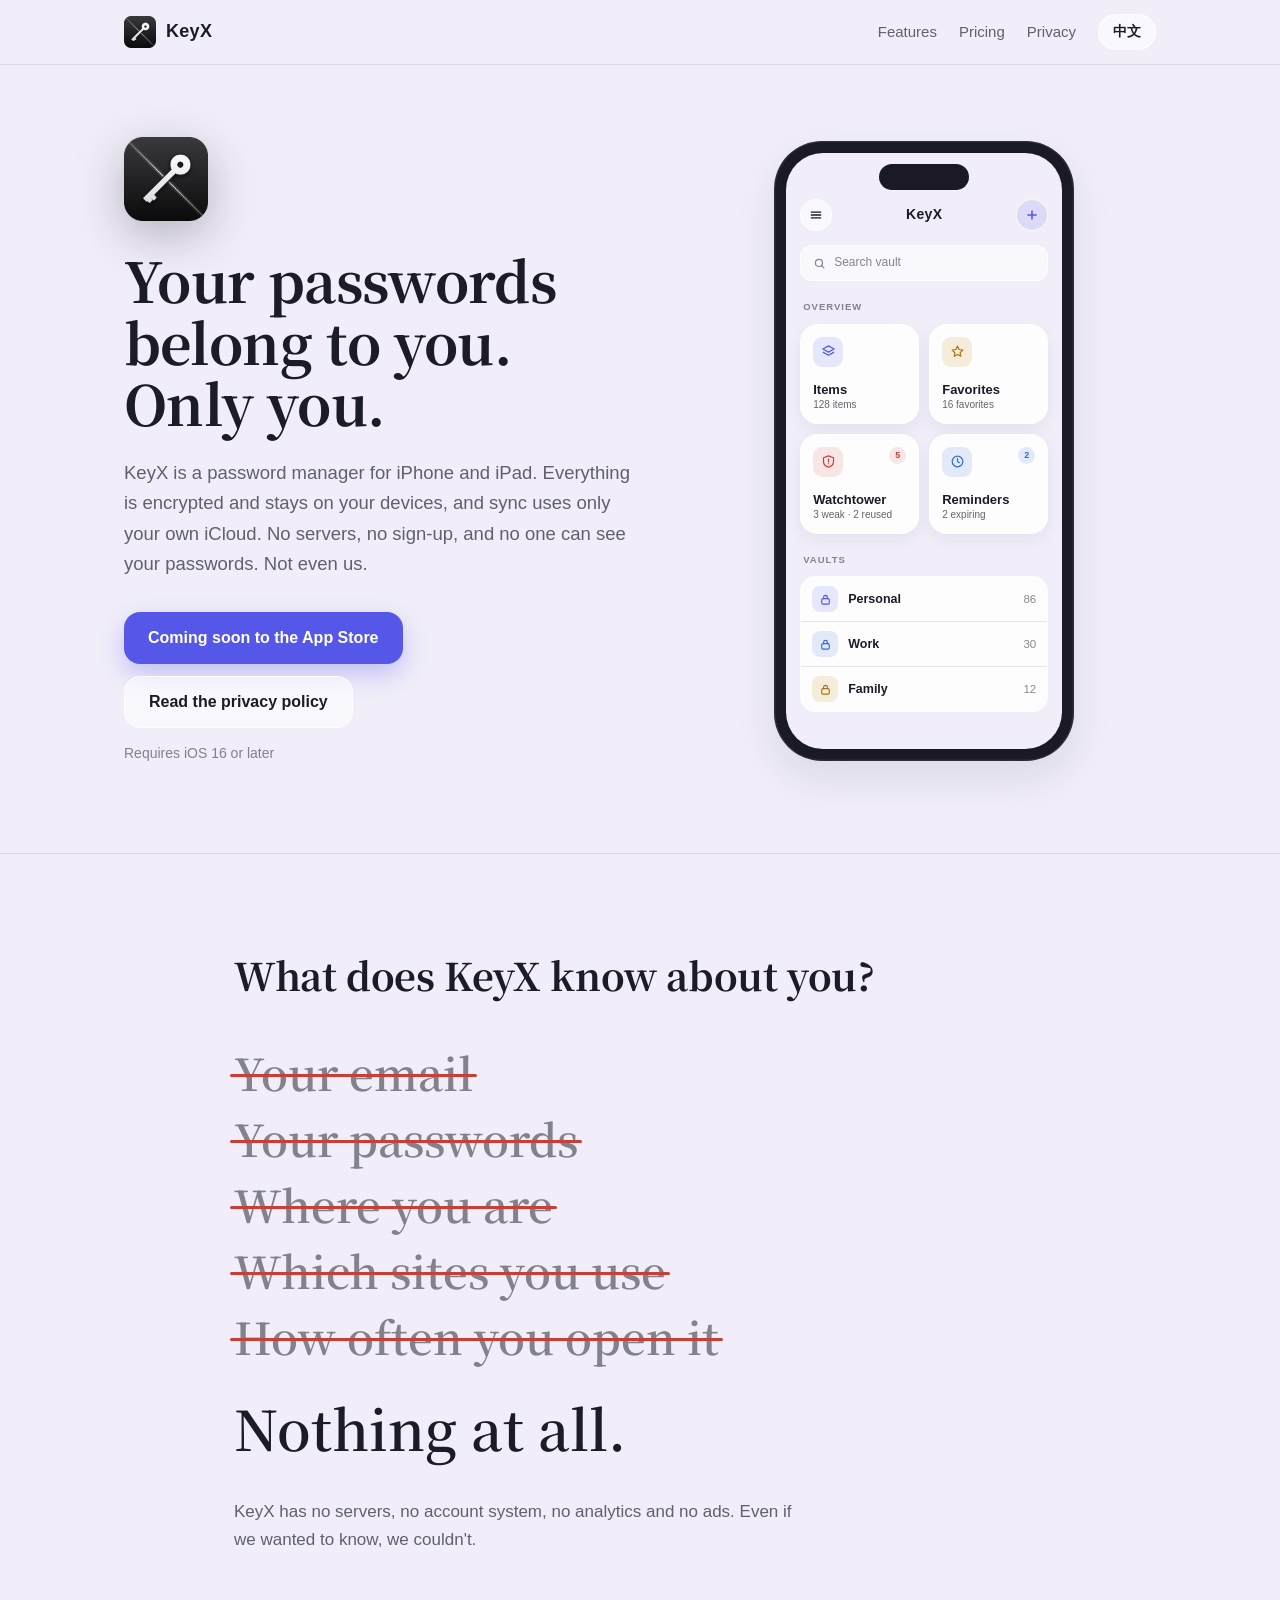
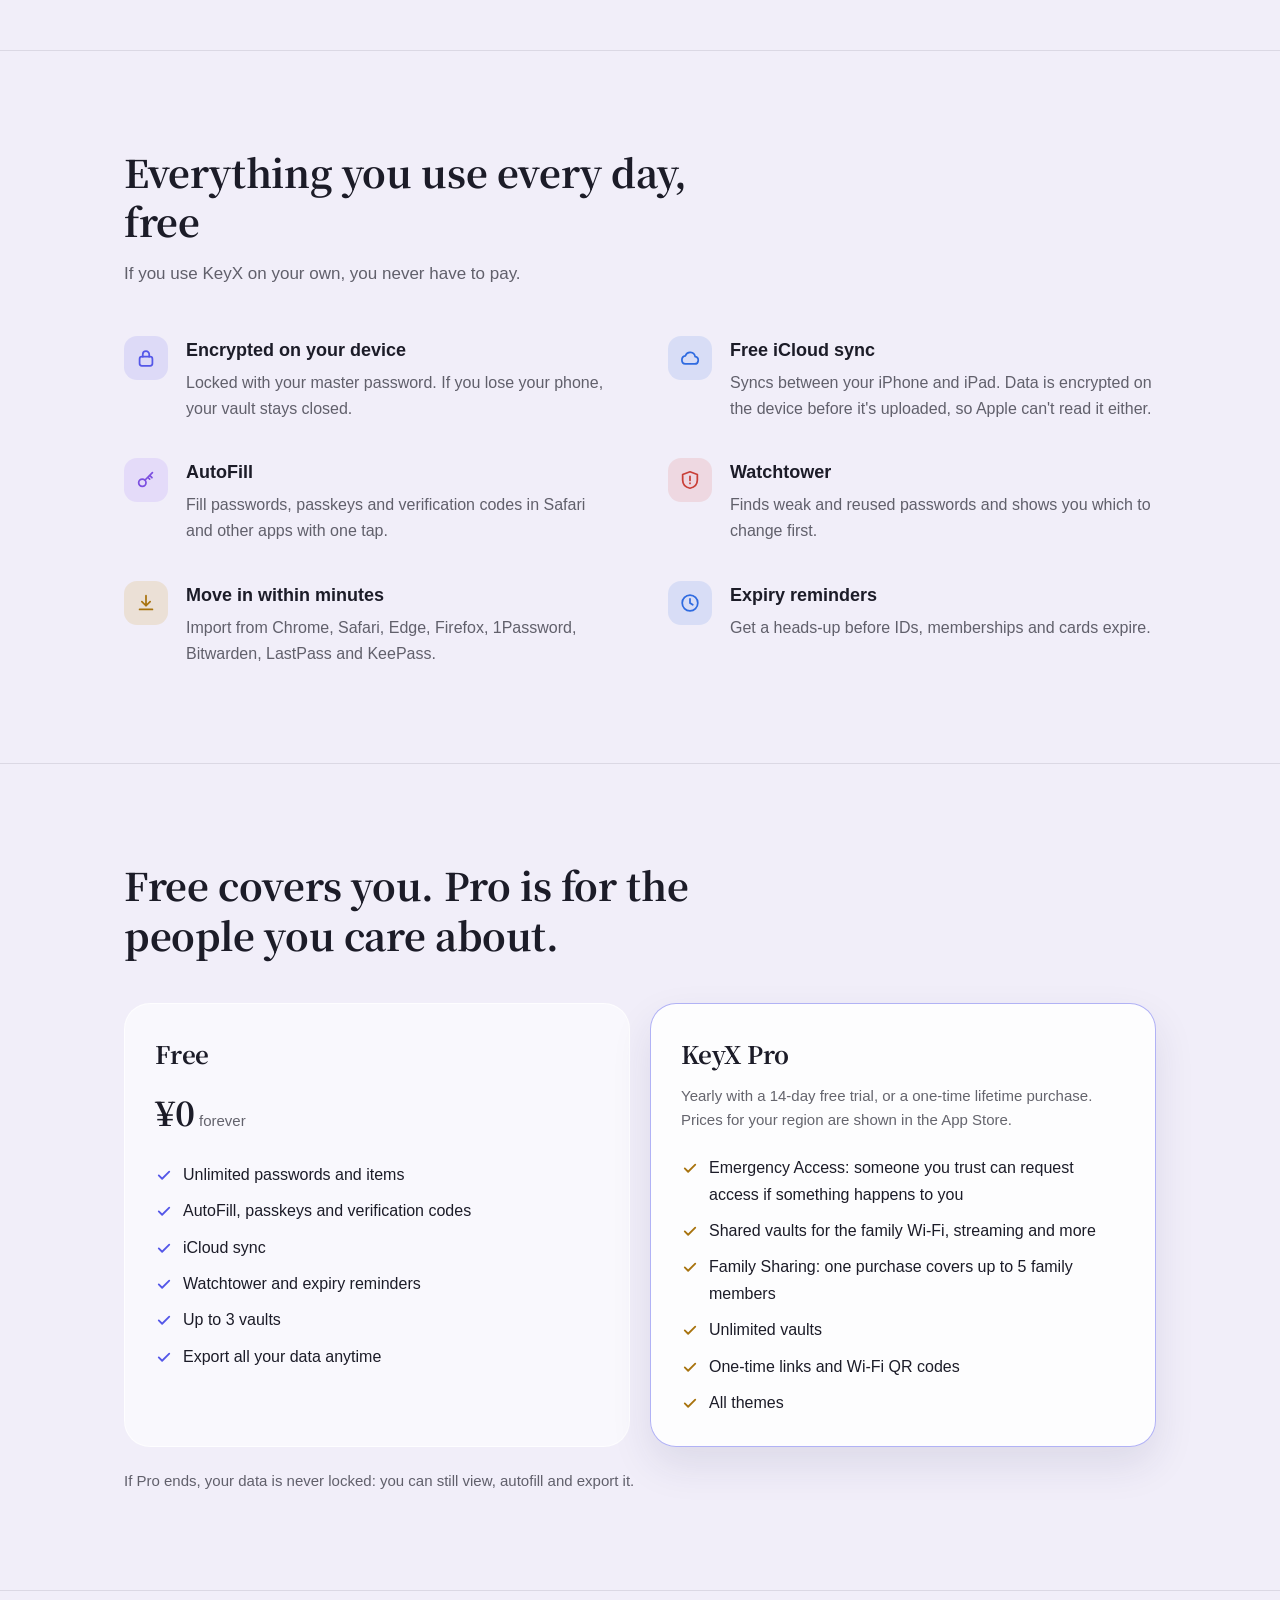
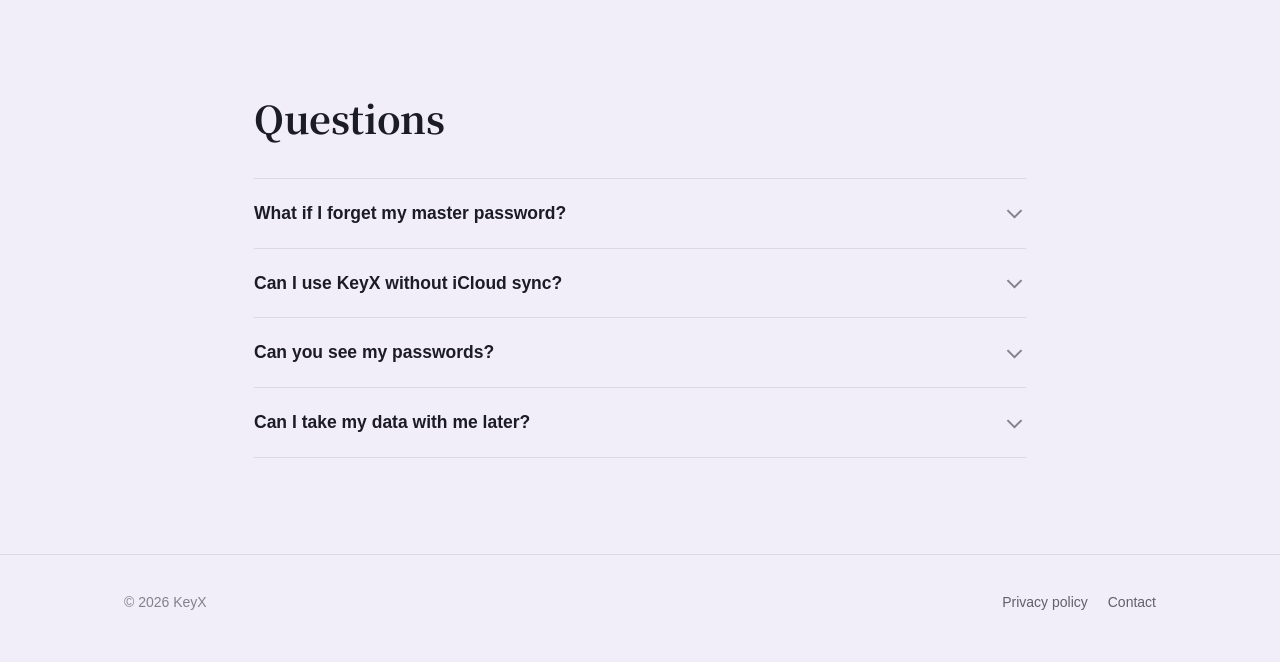
<file: index.html>
<!doctype html>
<html lang="zh-Hans" data-lang="zh">
<head>
<meta charset="utf-8">
<meta name="viewport" content="width=device-width, initial-scale=1, viewport-fit=cover">
<title>KeyX：只属于你的密码管理器</title>
<meta name="title-zh" content="KeyX：只属于你的密码管理器">
<meta name="title-en" content="KeyX: the password manager that's only yours">
<meta name="description" content="KeyX 是 iPhone 和 iPad 上的密码管理器。数据加密后只保存在你的设备和你自己的 iCloud 里，没有服务器，不用注册。">
<meta name="theme-color" content="#F1EEF9" media="(prefers-color-scheme: light)">
<meta name="theme-color" content="#0E0C15" media="(prefers-color-scheme: dark)">
<meta property="og:title" content="KeyX">
<meta property="og:image" content="https://keyx.solocoding.workers.dev/assets/logo.png">
<meta property="og:url" content="https://keyx.solocoding.workers.dev/">
<meta property="og:description" content="你的密码，只属于你。No servers, no accounts, no tracking.">
<link rel="icon" href="/assets/favicon-32.png" sizes="32x32" type="image/png">
<link rel="icon" href="/assets/favicon-192.png" sizes="192x192" type="image/png">
<link rel="apple-touch-icon" href="/assets/apple-touch-icon.png">
<link rel="preconnect" href="https://fonts.googleapis.com">
<link rel="preconnect" href="https://fonts.gstatic.com" crossorigin>
<link rel="stylesheet" href="https://fonts.googleapis.com/css2?family=Noto+Serif+SC:wght@600;700&display=swap">
<link rel="stylesheet" href="/assets/style.css">
<script src="/assets/site.js"></script>
<style>
/* ---------- 首屏 ---------- */
.hero { padding: 72px 0 88px; }
.hero .wrap { display: grid; grid-template-columns: minmax(0, 1.05fr) minmax(0, .95fr); gap: 56px; align-items: center; }
.hero-icon { display: block; width: 84px; height: 84px; margin-bottom: 28px; filter: drop-shadow(0 14px 24px rgba(20, 18, 40, .28)); }
.hero h1 { font-size: clamp(40px, 6vw, 64px); line-height: 1.15; }
.hero h1 [lang="en"] { display: block; font-size: .86em; line-height: 1.12; }
.hero-lede { margin: 24px 0 0; font-size: 18.5px; color: var(--ink-2); max-width: 30em; }
.hero-actions { margin-top: 32px; display: flex; flex-wrap: wrap; gap: 12px; }
.hero-note { margin: 14px 0 0; font-size: 14px; color: var(--ink-3); }

/* 手机示意：按 App 首页真实界面绘制 */
.phone { justify-self: center; width: 300px; height: 620px; border-radius: 48px; padding: 12px; background: #1A1926; box-shadow: var(--shadow), inset 0 0 0 1.5px rgba(255,255,255,.08); }
.phone-screen { height: 100%; border-radius: 37px; background: var(--bg); overflow: hidden; padding: 46px 14px 0; position: relative; font-family: var(--sans); }
.phone-screen::before { content: ""; position: absolute; top: 11px; left: 50%; width: 90px; height: 26px; border-radius: 13px; background: #1A1926; transform: translateX(-50%); }
.p-bar { display: flex; align-items: center; justify-content: space-between; height: 32px; }
.p-pill { width: 32px; height: 32px; border-radius: 16px; background: var(--glass); border: .5px solid var(--stroke); display: grid; place-items: center; color: var(--ink); }
.p-pill.add { background: var(--indigo-chip); color: var(--indigo); }
.p-pill svg { width: 14px; height: 14px; }
.p-title { font-weight: 680; font-size: 14px; letter-spacing: .4px; }
.p-search { margin-top: 14px; height: 36px; border-radius: 12px; background: var(--glass); border: .5px solid var(--stroke); display: flex; align-items: center; gap: 8px; padding: 0 12px; font-size: 12px; color: var(--ink-3); }
.p-search svg { width: 13px; height: 13px; }
.p-label { margin: 18px 3px 9px; font-size: 9.5px; font-weight: 600; letter-spacing: 1px; color: var(--ink-3); }
.p-grid { display: grid; grid-template-columns: repeat(2, minmax(0, 1fr)); gap: 10px; }
.p-card { height: 100px; border-radius: 18px; background: var(--glass-strong); border: .5px solid var(--stroke); padding: 12px; display: flex; flex-direction: column; justify-content: space-between; box-shadow: 0 6px 16px rgba(40, 36, 90, .06); }
.p-card .chip { width: 30px; height: 30px; border-radius: 9px; }
.p-card .chip svg { width: 15px; height: 15px; }
.p-card-top { display: flex; justify-content: space-between; align-items: flex-start; }
.p-count { font-size: 9px; font-weight: 700; padding: 1px 6px; border-radius: 999px; }
.p-card b { display: block; font-size: 13px; font-weight: 640; line-height: 1.2; }
.p-card small { display: block; font-size: 10px; color: var(--ink-2); line-height: 1.3; }
.p-list { border-radius: 16px; background: var(--glass-strong); border: .5px solid var(--stroke); overflow: hidden; }
.p-row { display: flex; align-items: center; gap: 10px; padding: 9px 11px; font-size: 12.5px; font-weight: 560; }
.p-row + .p-row { border-top: .5px solid var(--rule); }
.p-row .chip { width: 26px; height: 26px; border-radius: 8px; }
.p-row .chip svg { width: 13px; height: 13px; }
.p-row span:last-child { margin-left: auto; color: var(--ink-3); font-weight: 400; font-size: 11.5px; }

/* ---------- KeyX 知道你什么 ---------- */
.knows { padding: 96px 0; border-top: 1px solid var(--rule); border-bottom: 1px solid var(--rule); }
.knows .wrap { max-width: 860px; }
.knows h2 { font-size: clamp(28px, 4vw, 38px); line-height: 1.3; }
.ledger { list-style: none; margin: 40px 0 0; padding: 0; font-family: var(--serif); font-size: clamp(26px, 4.4vw, 44px); line-height: 1.5; font-weight: 600; }
.ledger li { position: relative; width: fit-content; color: var(--ink-3); }
.ledger li:not(.answer)::after { content: ""; position: absolute; left: -4px; right: -4px; top: 52%; height: 3px; border-radius: 2px; background: var(--red); transform: scaleX(0); transform-origin: left center; transition: transform .45s cubic-bezier(.6, 0, .2, 1); }
.ledger.is-struck li:not(.answer)::after { transform: scaleX(1); }
.ledger.is-struck li:nth-child(2)::after { transition-delay: .25s; }
.ledger.is-struck li:nth-child(3)::after { transition-delay: .5s; }
.ledger.is-struck li:nth-child(4)::after { transition-delay: .75s; }
.ledger.is-struck li:nth-child(5)::after { transition-delay: 1s; }
.ledger li.answer { margin-top: 18px; color: var(--ink); font-size: 1.25em; }
.knows-note { margin: 28px 0 0; max-width: 34em; color: var(--ink-2); }

/* ---------- 功能 ---------- */
.features { padding: 96px 0; }
.section-head { max-width: 640px; }
.section-head h2 { font-size: clamp(28px, 4vw, 38px); line-height: 1.3; }
.section-head p { margin: 14px 0 0; color: var(--ink-2); }
.feature-list { margin: 48px 0 0; padding: 0; list-style: none; display: grid; grid-template-columns: repeat(2, minmax(0, 1fr)); gap: 36px 56px; }
.feature-list li { display: flex; gap: 18px; align-items: flex-start; }
.feature-list h3 { font-family: var(--sans); font-size: 18px; font-weight: 650; letter-spacing: 0; }
.feature-list p { margin: 4px 0 0; color: var(--ink-2); font-size: 16px; }

/* ---------- 免费与 Pro ---------- */
.pricing { padding: 96px 0; border-top: 1px solid var(--rule); }
.plans { margin-top: 44px; display: grid; grid-template-columns: repeat(2, minmax(0, 1fr)); gap: 20px; }
.plan { border-radius: 26px; border: 1px solid var(--stroke); background: var(--glass); padding: 30px; }
.plan.pro { background: var(--glass-strong); border: 1.5px solid color-mix(in srgb, var(--indigo) 45%, transparent); box-shadow: var(--shadow); }
.plan h3 { font-size: 24px; }
.plan-price { margin: 10px 0 0; font-size: 15px; color: var(--ink-2); }
.plan-price strong { font-family: var(--serif); font-size: 34px; color: var(--ink); font-weight: 700; margin-right: 4px; }
.plan ul { list-style: none; margin: 22px 0 0; padding: 0; display: grid; gap: 10px; font-size: 16px; }
.plan li { display: flex; gap: 10px; align-items: flex-start; }
.plan li svg { flex: none; width: 18px; height: 18px; margin-top: 4px; color: var(--indigo); }
.plan.pro li svg { color: var(--gold); }
.pricing-note { margin: 22px 0 0; font-size: 15px; color: var(--ink-2); max-width: 40em; }

/* ---------- 常见问题 ---------- */
.faq { padding: 96px 0; border-top: 1px solid var(--rule); }
.faq .wrap { max-width: 820px; }
.faq h2 { font-size: clamp(28px, 4vw, 38px); }
.faq details { border-bottom: 1px solid var(--rule); }
.faq details:first-of-type { margin-top: 28px; border-top: 1px solid var(--rule); }
.faq summary { cursor: pointer; list-style: none; padding: 20px 36px 20px 0; position: relative; font-weight: 650; font-size: 17.5px; }
.faq summary::-webkit-details-marker { display: none; }
.faq summary::after { content: ""; position: absolute; right: 6px; top: 50%; width: 9px; height: 9px; border-right: 2px solid var(--ink-3); border-bottom: 2px solid var(--ink-3); transform: translateY(-70%) rotate(45deg); transition: transform .2s; }
.faq details[open] summary::after { transform: translateY(-30%) rotate(-135deg); }
.faq details p { margin: 0 0 22px; color: var(--ink-2); max-width: 38em; }

@media (max-width: 860px) {
  .hero { padding: 44px 0 64px; }
  .hero .wrap { grid-template-columns: 1fr; gap: 48px; }
  .feature-list, .plans { grid-template-columns: 1fr; }
  .knows, .features, .pricing, .faq { padding: 72px 0; }
}
@media (max-width: 380px) {
  .phone { transform: scale(.9); transform-origin: top center; margin-bottom: -60px; }
}
</style>
</head>
<body>

<header class="site-header">
  <div class="wrap">
    <a class="brand" href="/">
      <img class="brand-mark" src="/assets/logo.png" width="32" height="32" alt="">
      KeyX
    </a>
    <nav class="nav" aria-label="主导航">
      <a class="nav-link" href="#features"><span lang="zh-Hans">功能</span><span lang="en">Features</span></a>
      <a class="nav-link" href="#pricing"><span lang="zh-Hans">价格</span><span lang="en">Pricing</span></a>
      <a class="nav-link" href="/privacy"><span lang="zh-Hans">隐私政策</span><span lang="en">Privacy</span></a>
      <button class="lang-toggle" type="button"><span lang="zh-Hans">English</span><span lang="en">中文</span></button>
    </nav>
  </div>
</header>

<main>
  <section class="hero">
    <div class="wrap">
      <div>
        <img class="hero-icon" src="/assets/logo.png" width="84" height="84" alt="KeyX">
        <h1><span lang="zh-Hans">你的密码，<br>只属于你。</span><span lang="en">Your passwords belong to you. Only you.</span></h1>
        <p class="hero-lede" lang="zh-Hans">KeyX 是 iPhone 和 iPad 上的密码管理器。所有数据加密后只保存在你的设备上，同步也只用你自己的 iCloud。没有服务器，不用注册，没有人能看到你的密码，包括我们。</p>
        <p class="hero-lede" lang="en">KeyX is a password manager for iPhone and iPad. Everything is encrypted and stays on your devices, and sync uses only your own iCloud. No servers, no sign-up, and no one can see your passwords. Not even us.</p>
        <div class="hero-actions">
          <!-- TODO：上架后把这个按钮换成 App Store 链接 -->
          <span class="btn btn-primary" aria-disabled="true"><span lang="zh-Hans">即将登陆 App Store</span><span lang="en">Coming soon to the App Store</span></span>
          <a class="btn btn-quiet" href="/privacy"><span lang="zh-Hans">读一读隐私政策</span><span lang="en">Read the privacy policy</span></a>
        </div>
        <p class="hero-note"><span lang="zh-Hans">需要 iOS 16 或更高版本</span><span lang="en">Requires iOS 16 or later</span></p>
      </div>

      <div class="phone" role="img" aria-label="KeyX 首页截图示意：搜索框、条目、收藏、Watchtower、提醒，以及保险库列表">
        <div class="phone-screen" aria-hidden="true">
          <div class="p-bar">
            <span class="p-pill"><svg viewBox="0 0 24 24" fill="none" stroke="currentColor" stroke-width="2.4" stroke-linecap="round"><path d="M4 7h16M4 12h16M4 17h16"/></svg></span>
            <span class="p-title">KeyX</span>
            <span class="p-pill add"><svg viewBox="0 0 24 24" fill="none" stroke="currentColor" stroke-width="2.6" stroke-linecap="round"><path d="M12 5v14M5 12h14"/></svg></span>
          </div>
          <div class="p-search"><svg viewBox="0 0 24 24" fill="none" stroke="currentColor" stroke-width="2.2" stroke-linecap="round"><circle cx="11" cy="11" r="6.5"/><path d="M16 16l4 4"/></svg><span lang="zh-Hans">搜索密码库</span><span lang="en">Search vault</span></div>
          <div class="p-label"><span lang="zh-Hans">概览 · OVERVIEW</span><span lang="en">OVERVIEW</span></div>
          <div class="p-grid">
            <div class="p-card"><span class="chip indigo"><svg viewBox="0 0 24 24" fill="none" stroke="currentColor" stroke-width="1.9" stroke-linejoin="round"><path d="M12 3l9 5-9 5-9-5 9-5z"/><path d="M3 13l9 5 9-5"/></svg></span><div><b>Items</b><small><span lang="zh-Hans">128 条记录</span><span lang="en">128 items</span></small></div></div>
            <div class="p-card"><span class="chip gold"><svg viewBox="0 0 24 24" fill="none" stroke="currentColor" stroke-width="1.9" stroke-linejoin="round"><path d="M12 3.5l2.6 5.3 5.9.9-4.3 4.1 1 5.8-5.2-2.7-5.2 2.7 1-5.8-4.3-4.1 5.9-.9L12 3.5z"/></svg></span><div><b>Favorites</b><small><span lang="zh-Hans">16 个收藏</span><span lang="en">16 favorites</span></small></div></div>
            <div class="p-card"><div class="p-card-top"><span class="chip red"><svg viewBox="0 0 24 24" fill="none" stroke="currentColor" stroke-width="1.9" stroke-linejoin="round"><path d="M12 3l8 3v6c0 5-3.5 8-8 9-4.5-1-8-4-8-9V6l8-3z"/><path d="M12 8v4.5M12 15.5v.2" stroke-linecap="round"/></svg></span><span class="p-count" style="background: var(--red-chip); color: var(--red)">5</span></div><div><b>Watchtower</b><small><span lang="zh-Hans">3 弱密码 · 2 重复</span><span lang="en">3 weak · 2 reused</span></small></div></div>
            <div class="p-card"><div class="p-card-top"><span class="chip blue"><svg viewBox="0 0 24 24" fill="none" stroke="currentColor" stroke-width="1.9" stroke-linecap="round"><circle cx="12" cy="12" r="8.5"/><path d="M12 7.5V12l3 2"/></svg></span><span class="p-count" style="background: var(--blue-chip); color: var(--blue)">2</span></div><div><b>Reminders</b><small><span lang="zh-Hans">2 个快到期</span><span lang="en">2 expiring</span></small></div></div>
          </div>
          <div class="p-label"><span lang="zh-Hans">保险库 · VAULTS</span><span lang="en">VAULTS</span></div>
          <div class="p-list">
            <div class="p-row"><span class="chip indigo"><svg viewBox="0 0 24 24" fill="none" stroke="currentColor" stroke-width="2.1" stroke-linecap="round"><rect x="5" y="10.5" width="14" height="10" rx="2.5"/><path d="M8.5 10.5V8a3.5 3.5 0 0 1 7 0v2.5"/></svg></span><span>Personal</span><span>86</span></div>
            <div class="p-row"><span class="chip blue"><svg viewBox="0 0 24 24" fill="none" stroke="currentColor" stroke-width="2.1" stroke-linecap="round"><rect x="5" y="10.5" width="14" height="10" rx="2.5"/><path d="M8.5 10.5V8a3.5 3.5 0 0 1 7 0v2.5"/></svg></span><span>Work</span><span>30</span></div>
            <div class="p-row"><span class="chip gold"><svg viewBox="0 0 24 24" fill="none" stroke="currentColor" stroke-width="2.1" stroke-linecap="round"><rect x="5" y="10.5" width="14" height="10" rx="2.5"/><path d="M8.5 10.5V8a3.5 3.5 0 0 1 7 0v2.5"/></svg></span><span>Family</span><span>12</span></div>
          </div>
        </div>
      </div>
    </div>
  </section>

  <section class="knows" aria-labelledby="knows-title">
    <div class="wrap">
      <h2 id="knows-title"><span lang="zh-Hans">KeyX 知道你的什么？</span><span lang="en">What does KeyX know about you?</span></h2>
      <ul class="ledger">
        <li><span lang="zh-Hans">你的邮箱</span><span lang="en">Your email</span></li>
        <li><span lang="zh-Hans">你的密码</span><span lang="en">Your passwords</span></li>
        <li><span lang="zh-Hans">你在哪里</span><span lang="en">Where you are</span></li>
        <li><span lang="zh-Hans">你存了哪些网站</span><span lang="en">Which sites you use</span></li>
        <li><span lang="zh-Hans">你每天打开几次</span><span lang="en">How often you open it</span></li>
        <li class="answer"><span lang="zh-Hans">什么都不知道。</span><span lang="en">Nothing at all.</span></li>
      </ul>
      <p class="knows-note" lang="zh-Hans">因为 KeyX 没有服务器，没有账号系统，没有统计工具，也没有广告。我们就算想知道，也没有办法知道。</p>
      <p class="knows-note" lang="en">KeyX has no servers, no account system, no analytics and no ads. Even if we wanted to know, we couldn't.</p>
    </div>
  </section>

  <section class="features" id="features" aria-labelledby="features-title">
    <div class="wrap">
      <div class="section-head">
        <h2 id="features-title"><span lang="zh-Hans">每天都用得上的功能，全部免费</span><span lang="en">Everything you use every day, free</span></h2>
        <p lang="zh-Hans">一个人用 KeyX，不需要付一分钱。</p>
        <p lang="en">If you use KeyX on your own, you never have to pay.</p>
      </div>
      <ul class="feature-list">
        <li>
          <span class="chip indigo" aria-hidden="true"><svg viewBox="0 0 24 24" fill="none" stroke="currentColor" stroke-width="1.9" stroke-linecap="round"><rect x="5" y="10.5" width="14" height="10" rx="2.5"/><path d="M8.5 10.5V8a3.5 3.5 0 0 1 7 0v2.5"/></svg></span>
          <div>
            <h3><span lang="zh-Hans">加密保存在你的设备上</span><span lang="en">Encrypted on your device</span></h3>
            <p lang="zh-Hans">用你的主密码加密。手机丢了，别人也打不开你的密码库。</p>
            <p lang="en">Locked with your master password. If you lose your phone, your vault stays closed.</p>
          </div>
        </li>
        <li>
          <span class="chip blue" aria-hidden="true"><svg viewBox="0 0 24 24" fill="none" stroke="currentColor" stroke-width="1.9" stroke-linejoin="round"><path d="M7 18.5h10a4 4 0 0 0 .6-7.95A5.5 5.5 0 0 0 7 9.6 4.5 4.5 0 0 0 7 18.5z"/></svg></span>
          <div>
            <h3><span lang="zh-Hans">免费 iCloud 同步</span><span lang="en">Free iCloud sync</span></h3>
            <p lang="zh-Hans">在你的 iPhone 和 iPad 之间同步。数据先在设备上加密再上传，Apple 也读不到。</p>
            <p lang="en">Syncs between your iPhone and iPad. Data is encrypted on the device before it's uploaded, so Apple can't read it either.</p>
          </div>
        </li>
        <li>
          <span class="chip violet" aria-hidden="true"><svg viewBox="0 0 24 24" fill="none" stroke="currentColor" stroke-width="1.9" stroke-linecap="round"><circle cx="8" cy="15" r="4"/><path d="M11 12l8-8M16 7l2.5 2.5M14 9l2 2"/></svg></span>
          <div>
            <h3><span lang="zh-Hans">自动填充</span><span lang="en">AutoFill</span></h3>
            <p lang="zh-Hans">在 Safari 和其他 App 里一键填入密码、通行密钥和两步验证码。</p>
            <p lang="en">Fill passwords, passkeys and verification codes in Safari and other apps with one tap.</p>
          </div>
        </li>
        <li>
          <span class="chip red" aria-hidden="true"><svg viewBox="0 0 24 24" fill="none" stroke="currentColor" stroke-width="1.9" stroke-linejoin="round"><path d="M12 3l8 3v6c0 5-3.5 8-8 9-4.5-1-8-4-8-9V6l8-3z"/><path d="M12 8v4.5M12 15.5v.2" stroke-linecap="round"/></svg></span>
          <div>
            <h3>Watchtower</h3>
            <p lang="zh-Hans">找出弱密码和重复使用的密码，告诉你先改哪一个。</p>
            <p lang="en">Finds weak and reused passwords and shows you which to change first.</p>
          </div>
        </li>
        <li>
          <span class="chip gold" aria-hidden="true"><svg viewBox="0 0 24 24" fill="none" stroke="currentColor" stroke-width="1.9" stroke-linecap="round" stroke-linejoin="round"><path d="M12 4v11M7.5 10.5L12 15l4.5-4.5"/><path d="M5 19h14"/></svg></span>
          <div>
            <h3><span lang="zh-Hans">几分钟搬过来</span><span lang="en">Move in within minutes</span></h3>
            <p lang="zh-Hans">支持从 Chrome、Safari、Edge、Firefox、1Password、Bitwarden、LastPass、KeePass 导入。</p>
            <p lang="en">Import from Chrome, Safari, Edge, Firefox, 1Password, Bitwarden, LastPass and KeePass.</p>
          </div>
        </li>
        <li>
          <span class="chip blue" aria-hidden="true"><svg viewBox="0 0 24 24" fill="none" stroke="currentColor" stroke-width="1.9" stroke-linecap="round"><circle cx="12" cy="12" r="8.5"/><path d="M12 7.5V12l3 2"/></svg></span>
          <div>
            <h3><span lang="zh-Hans">到期提醒</span><span lang="en">Expiry reminders</span></h3>
            <p lang="zh-Hans">证件、会员、银行卡快到期时，提前提醒你。</p>
            <p lang="en">Get a heads-up before IDs, memberships and cards expire.</p>
          </div>
        </li>
      </ul>
    </div>
  </section>

  <section class="pricing" id="pricing" aria-labelledby="pricing-title">
    <div class="wrap">
      <div class="section-head">
        <h2 id="pricing-title"><span lang="zh-Hans">免费版够你一个人用，Pro 是为你在乎的人准备的</span><span lang="en">Free covers you. Pro is for the people you care about.</span></h2>
      </div>
      <div class="plans">
        <div class="plan">
          <h3><span lang="zh-Hans">免费版</span><span lang="en">Free</span></h3>
          <p class="plan-price"><strong>¥0</strong><span lang="zh-Hans">永久免费</span><span lang="en">forever</span></p>
          <ul>
            <li><svg viewBox="0 0 24 24" fill="none" stroke="currentColor" stroke-width="2.4" stroke-linecap="round" stroke-linejoin="round"><path d="M5 12.5l4.5 4.5L19 7.5"/></svg><span lang="zh-Hans">不限数量的密码和条目</span><span lang="en">Unlimited passwords and items</span></li>
            <li><svg viewBox="0 0 24 24" fill="none" stroke="currentColor" stroke-width="2.4" stroke-linecap="round" stroke-linejoin="round"><path d="M5 12.5l4.5 4.5L19 7.5"/></svg><span lang="zh-Hans">自动填充、通行密钥、两步验证码</span><span lang="en">AutoFill, passkeys and verification codes</span></li>
            <li><svg viewBox="0 0 24 24" fill="none" stroke="currentColor" stroke-width="2.4" stroke-linecap="round" stroke-linejoin="round"><path d="M5 12.5l4.5 4.5L19 7.5"/></svg><span lang="zh-Hans">iCloud 同步</span><span lang="en">iCloud sync</span></li>
            <li><svg viewBox="0 0 24 24" fill="none" stroke="currentColor" stroke-width="2.4" stroke-linecap="round" stroke-linejoin="round"><path d="M5 12.5l4.5 4.5L19 7.5"/></svg><span lang="zh-Hans">Watchtower 和到期提醒</span><span lang="en">Watchtower and expiry reminders</span></li>
            <li><svg viewBox="0 0 24 24" fill="none" stroke="currentColor" stroke-width="2.4" stroke-linecap="round" stroke-linejoin="round"><path d="M5 12.5l4.5 4.5L19 7.5"/></svg><span lang="zh-Hans">最多 3 个保险库</span><span lang="en">Up to 3 vaults</span></li>
            <li><svg viewBox="0 0 24 24" fill="none" stroke="currentColor" stroke-width="2.4" stroke-linecap="round" stroke-linejoin="round"><path d="M5 12.5l4.5 4.5L19 7.5"/></svg><span lang="zh-Hans">随时导出全部数据</span><span lang="en">Export all your data anytime</span></li>
          </ul>
        </div>
        <div class="plan pro">
          <h3>KeyX Pro</h3>
          <p class="plan-price" lang="zh-Hans"><strong>¥36</strong>/ 年，免费试用 14 天；或 ¥98 永久</p>
          <p class="plan-price" lang="en">Yearly with a 14-day free trial, or a one-time lifetime purchase. Prices for your region are shown in the App Store.</p>
          <ul>
            <li><svg viewBox="0 0 24 24" fill="none" stroke="currentColor" stroke-width="2.4" stroke-linecap="round" stroke-linejoin="round"><path d="M5 12.5l4.5 4.5L19 7.5"/></svg><span lang="zh-Hans">紧急访问：万一发生意外，你信任的人可以申请访问</span><span lang="en">Emergency Access: someone you trust can request access if something happens to you</span></li>
            <li><svg viewBox="0 0 24 24" fill="none" stroke="currentColor" stroke-width="2.4" stroke-linecap="round" stroke-linejoin="round"><path d="M5 12.5l4.5 4.5L19 7.5"/></svg><span lang="zh-Hans">共享保险库：和家人共用 Wi-Fi、视频会员等账户</span><span lang="en">Shared vaults for the family Wi-Fi, streaming and more</span></li>
            <li><svg viewBox="0 0 24 24" fill="none" stroke="currentColor" stroke-width="2.4" stroke-linecap="round" stroke-linejoin="round"><path d="M5 12.5l4.5 4.5L19 7.5"/></svg><span lang="zh-Hans">家庭共享：一次购买，最多 5 位家人一起用</span><span lang="en">Family Sharing: one purchase covers up to 5 family members</span></li>
            <li><svg viewBox="0 0 24 24" fill="none" stroke="currentColor" stroke-width="2.4" stroke-linecap="round" stroke-linejoin="round"><path d="M5 12.5l4.5 4.5L19 7.5"/></svg><span lang="zh-Hans">不限数量的保险库</span><span lang="en">Unlimited vaults</span></li>
            <li><svg viewBox="0 0 24 24" fill="none" stroke="currentColor" stroke-width="2.4" stroke-linecap="round" stroke-linejoin="round"><path d="M5 12.5l4.5 4.5L19 7.5"/></svg><span lang="zh-Hans">一次性链接和 Wi-Fi 二维码</span><span lang="en">One-time links and Wi-Fi QR codes</span></li>
            <li><svg viewBox="0 0 24 24" fill="none" stroke="currentColor" stroke-width="2.4" stroke-linecap="round" stroke-linejoin="round"><path d="M5 12.5l4.5 4.5L19 7.5"/></svg><span lang="zh-Hans">全部主题</span><span lang="en">All themes</span></li>
          </ul>
        </div>
      </div>
      <p class="pricing-note" lang="zh-Hans">Pro 到期后，你的数据不会被锁住：依然可以查看、自动填充和导出。</p>
      <p class="pricing-note" lang="en">If Pro ends, your data is never locked: you can still view, autofill and export it.</p>
    </div>
  </section>

  <section class="faq" aria-labelledby="faq-title">
    <div class="wrap">
      <h2 id="faq-title"><span lang="zh-Hans">常见问题</span><span lang="en">Questions</span></h2>
      <details>
        <summary><span lang="zh-Hans">忘了主密码怎么办？</span><span lang="en">What if I forget my master password?</span></summary>
        <p lang="zh-Hans">KeyX 没有服务器，所以我们无法帮你重置主密码。设置主密码时，KeyX 会给你一把恢复密钥，请把它保存在安全的地方，这是找回密码库的唯一办法。</p>
        <p lang="en">KeyX has no servers, so we can't reset your master password. When you set it up, KeyX gives you a recovery key. Keep it somewhere safe: it's the only way back into your vault.</p>
      </details>
      <details>
        <summary><span lang="zh-Hans">不开 iCloud 同步可以用吗？</span><span lang="en">Can I use KeyX without iCloud sync?</span></summary>
        <p lang="zh-Hans">可以。不开同步时，数据只存在这一台设备上。你也可以随时在设置里开启或关闭同步。</p>
        <p lang="en">Yes. Without sync, your data lives only on that device. You can turn sync on or off anytime in Settings.</p>
      </details>
      <details>
        <summary><span lang="zh-Hans">你们能看到我的密码吗？</span><span lang="en">Can you see my passwords?</span></summary>
        <p lang="zh-Hans">不能。密码库用只有你知道的主密码加密，同步到 iCloud 之前也会先加密。我们没有服务器，从来接触不到你的数据。</p>
        <p lang="en">No. Your vault is encrypted with a master password only you know, and it's encrypted again before it goes to iCloud. We have no servers and never touch your data.</p>
      </details>
      <details>
        <summary><span lang="zh-Hans">以后想换别的密码管理器，能把数据带走吗？</span><span lang="en">Can I take my data with me later?</span></summary>
        <p lang="zh-Hans">能。你可以随时把整个密码库导出成加密备份文件，不付费也可以。</p>
        <p lang="en">Yes. You can export your whole vault as an encrypted backup file anytime, with or without Pro.</p>
      </details>
    </div>
  </section>
</main>

<footer class="site-footer">
  <div class="wrap">
    <span>© 2026 KeyX</span>
    <nav aria-label="页脚">
      <a href="/privacy"><span lang="zh-Hans">隐私政策</span><span lang="en">Privacy policy</span></a>
      <a href="mailto:solocoding@outlook.com"><span lang="zh-Hans">联系我们</span><span lang="en">Contact</span></a>
    </nav>
  </div>
</footer>

</body>
</html>
</file>
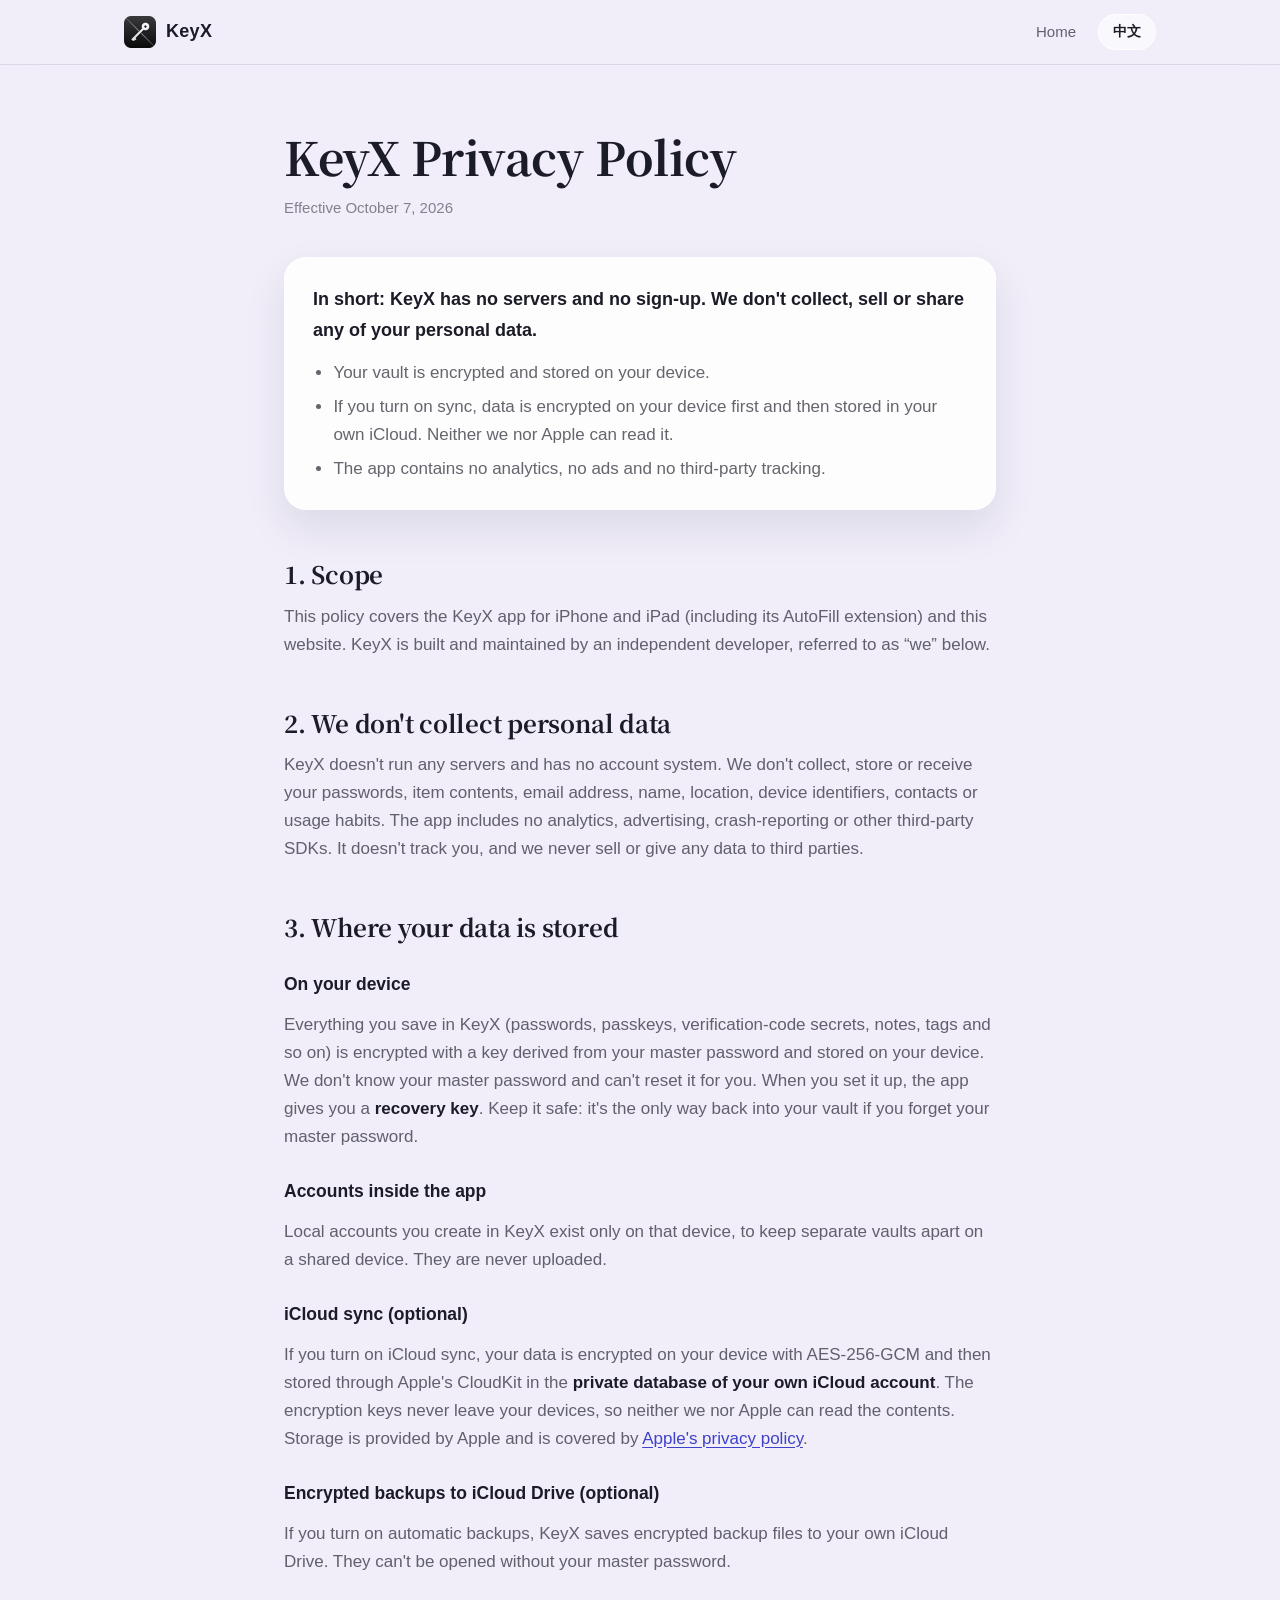
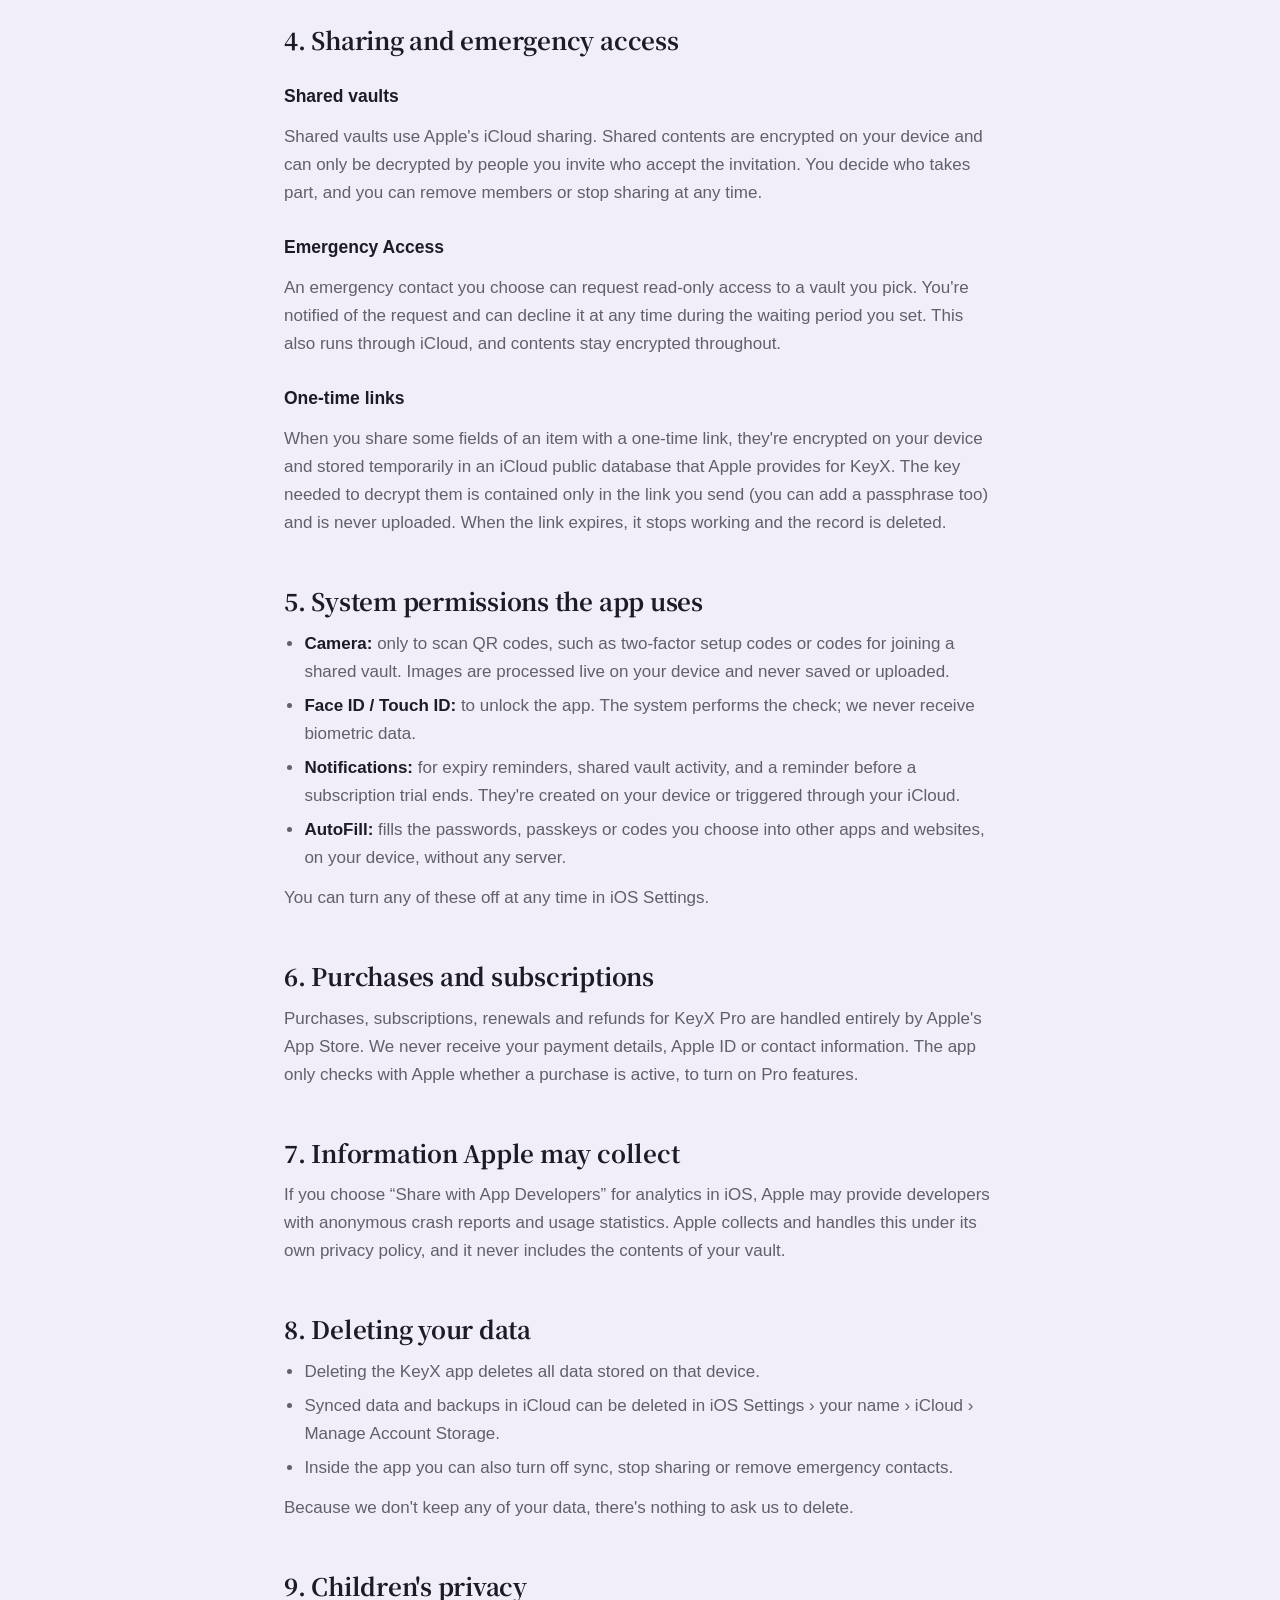
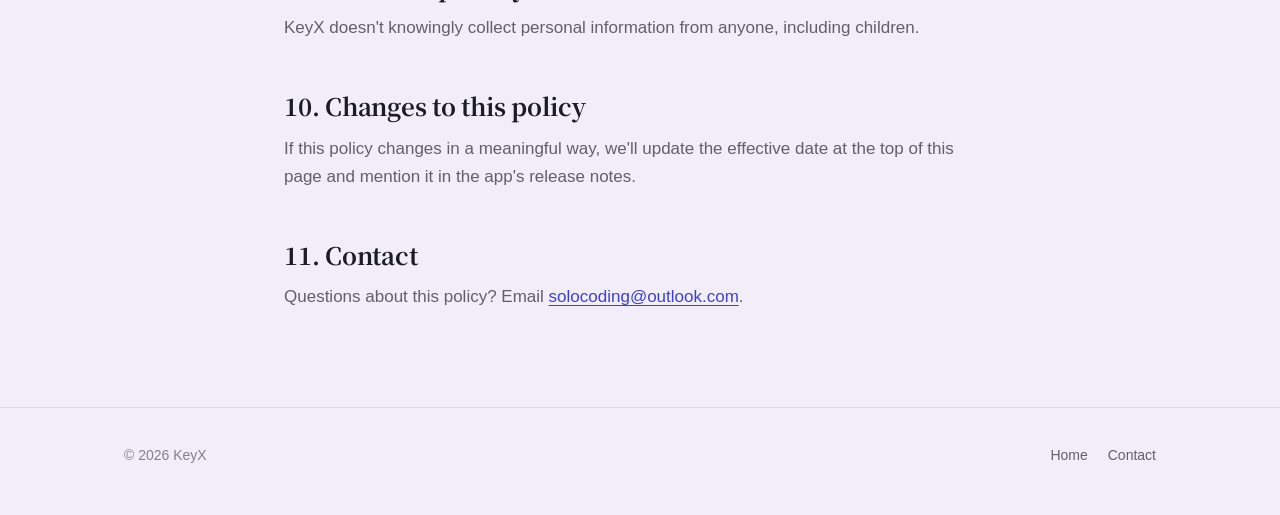
<file: privacy.html>
<!doctype html>
<html lang="zh-Hans" data-lang="zh">
<head>
<meta charset="utf-8">
<meta name="viewport" content="width=device-width, initial-scale=1, viewport-fit=cover">
<title>KeyX 隐私政策</title>
<meta name="title-zh" content="KeyX 隐私政策">
<meta name="title-en" content="KeyX Privacy Policy">
<meta name="description" content="KeyX 不运营服务器，不收集、不出售、不分享你的任何个人数据。">
<meta name="theme-color" content="#F1EEF9" media="(prefers-color-scheme: light)">
<meta name="theme-color" content="#0E0C15" media="(prefers-color-scheme: dark)">
<link rel="icon" href="/assets/favicon-32.png" sizes="32x32" type="image/png">
<link rel="icon" href="/assets/favicon-192.png" sizes="192x192" type="image/png">
<link rel="apple-touch-icon" href="/assets/apple-touch-icon.png">
<link rel="preconnect" href="https://fonts.googleapis.com">
<link rel="preconnect" href="https://fonts.gstatic.com" crossorigin>
<link rel="stylesheet" href="https://fonts.googleapis.com/css2?family=Noto+Serif+SC:wght@600;700&display=swap">
<link rel="stylesheet" href="/assets/style.css">
<script src="/assets/site.js"></script>
<style>
.policy { padding: 64px 0 96px; }
.policy .wrap { max-width: 760px; }
.policy h1 { font-size: clamp(34px, 5vw, 46px); line-height: 1.2; }
.policy .meta { margin: 12px 0 0; color: var(--ink-3); font-size: 15px; }
.summary { margin: 36px 0 8px; padding: 26px 28px; border-radius: 22px; background: var(--glass-strong); border: 1px solid var(--stroke); box-shadow: var(--shadow); }
.summary p { margin: 0; font-size: 18px; line-height: 1.7; }
.summary ul { margin: 14px 0 0; padding-left: 1.2em; color: var(--ink-2); }
.summary li + li { margin-top: 4px; }
.policy h2 { margin: 48px 0 0; font-size: 24px; line-height: 1.35; }
.policy h3 { margin: 26px 0 0; font-family: var(--sans); font-size: 17.5px; font-weight: 650; letter-spacing: 0; }
.policy p, .policy li { color: var(--ink-2); }
.policy section > p, .policy section > ul { margin: 12px 0 0; }
.policy ul { padding-left: 1.2em; }
.policy li + li { margin-top: 6px; }
.policy strong { color: var(--ink); font-weight: 650; }
.back { display: inline-block; margin-bottom: 28px; font-size: 15px; color: var(--ink-2); text-decoration: none; }
.back:hover { color: var(--ink); text-decoration: underline; }
</style>
</head>
<body>

<header class="site-header">
  <div class="wrap">
    <a class="brand" href="/">
      <img class="brand-mark" src="/assets/logo.png" width="32" height="32" alt="">
      KeyX
    </a>
    <nav class="nav" aria-label="主导航">
      <a class="nav-link" href="/"><span lang="zh-Hans">首页</span><span lang="en">Home</span></a>
      <button class="lang-toggle" type="button"><span lang="zh-Hans">English</span><span lang="en">中文</span></button>
    </nav>
  </div>
</header>

<main class="policy">
  <div class="wrap">

    <!-- ==================== 中文 ==================== -->
    <article lang="zh-Hans">
      <h1>KeyX 隐私政策</h1>
      <p class="meta">生效日期：2026 年 10 月 7 日</p>

      <div class="summary">
        <p><strong>简单来说：KeyX 没有服务器，不需要注册，不收集、不出售、也不分享你的任何个人数据。</strong></p>
        <ul>
          <li>你的密码库加密后保存在你的设备上。</li>
          <li>开启同步后，数据先在设备上加密，再存进你自己的 iCloud。我们和 Apple 都读不到内容。</li>
          <li>App 里没有统计工具、广告或任何第三方追踪。</li>
        </ul>
      </div>

      <section>
        <h2>1. 适用范围</h2>
        <p>本政策适用于 iPhone 和 iPad 上的 KeyX App（包括其自动填充扩展）以及本网站。KeyX 由独立开发者开发和维护，下文中的“我们”即指 KeyX 的开发者。</p>
      </section>

      <section>
        <h2>2. 我们不收集任何个人数据</h2>
        <p>KeyX 不运营任何服务器，也没有账号系统。我们不会收集、存储或接收你的密码、条目内容、邮箱、姓名、位置、设备标识、联系人或使用习惯。App 不包含任何统计、广告、崩溃上报或其他第三方 SDK，不会追踪你，也不会把任何数据卖给或提供给第三方。</p>
      </section>

      <section>
        <h2>3. 你的数据保存在哪里</h2>
        <h3>在你的设备上</h3>
        <p>你在 KeyX 里保存的所有内容（密码、通行密钥、两步验证密钥、笔记、标签等）都用由你的主密码派生的密钥加密，保存在你的设备上。我们不知道你的主密码，也无法替你重置。设置主密码时 App 会给你一把<strong>恢复密钥</strong>，请妥善保管，它是你忘记主密码时找回密码库的唯一方式。</p>
        <h3>App 里的“账户”</h3>
        <p>KeyX 中可以创建的本地账户只保存在本机，用来在同一台设备上区分不同的密码库，不会上传到任何地方。</p>
        <h3>iCloud 同步（可选）</h3>
        <p>如果你开启 iCloud 同步，数据会先在设备上用 AES-256-GCM 加密，再通过 Apple 的 CloudKit 保存到<strong>你自己 iCloud 账户的私有数据库</strong>中。加密密钥不会离开你的设备，因此我们和 Apple 都无法读取其中的内容。这部分数据的存储由 Apple 提供，适用 <a href="https://www.apple.com/legal/privacy/" rel="noopener">Apple 的隐私政策</a>。</p>
        <h3>iCloud 云盘加密备份（可选）</h3>
        <p>如果你开启自动备份，KeyX 会把加密后的备份文件保存到你自己的 iCloud 云盘。没有你的主密码，备份文件无法打开。</p>
      </section>

      <section>
        <h2>4. 共享与紧急访问</h2>
        <h3>共享保险库</h3>
        <p>共享保险库通过 Apple 的 iCloud 共享功能实现。共享内容在设备上加密，只有你邀请并接受邀请的人才能解密。参与者由你决定，你可以随时移除成员或停止共享。</p>
        <h3>紧急访问</h3>
        <p>你指定的紧急联系人可以申请只读访问你选择的保险库。申请会通知你，在你设定的等待期内你可以随时拒绝。整个过程同样通过 iCloud 完成，内容全程加密。</p>
        <h3>一次性链接</h3>
        <p>当你用一次性链接分享某个条目的部分字段时，这些内容会在设备上加密后，临时存放在 Apple 为 KeyX 提供的 iCloud 公共数据库中。解密所需的密钥只包含在你发出的链接里（你还可以额外设置口令），不会上传。链接到期后自动失效，相关记录会被删除。</p>
      </section>

      <section>
        <h2>5. App 使用的系统权限</h2>
        <ul>
          <li><strong>相机：</strong>仅用于扫描二维码（例如两步验证二维码、加入共享保险库的二维码）。画面只在设备上实时识别，不会保存或上传。</li>
          <li><strong>面容 ID / 触控 ID：</strong>用于解锁 App，验证由系统完成，我们拿不到任何生物特征信息。</li>
          <li><strong>通知：</strong>用于证件或会员到期提醒、共享保险库的动态，以及订阅试用即将结束的提醒。提醒由设备本地生成或通过你的 iCloud 触发。</li>
          <li><strong>自动填充：</strong>在设备上把你选择的密码、通行密钥或验证码填入其他 App 和网站，不经过任何服务器。</li>
        </ul>
        <p>以上权限都可以随时在 iOS 的“设置”中关闭。</p>
      </section>

      <section>
        <h2>6. 购买与订阅</h2>
        <p>KeyX Pro 的购买、订阅、续费和退款全部由 Apple 的 App Store 处理。我们收不到你的付款信息、Apple ID 或联系方式；App 只会从 Apple 读取购买是否有效，用来开启 Pro 功能。</p>
      </section>

      <section>
        <h2>7. Apple 可能收集的信息</h2>
        <p>如果你在 iOS 中选择了“与 App 开发者共享”分析数据，Apple 可能会向开发者提供匿名的崩溃报告和使用统计。这类信息由 Apple 按照其隐私政策收集和处理，不包含你的密码库内容。</p>
      </section>

      <section>
        <h2>8. 删除你的数据</h2>
        <ul>
          <li>删除 KeyX App，即删除设备上保存的所有数据。</li>
          <li>iCloud 中的同步数据和备份可以在 iOS 的“设置 › 你的名字 › iCloud › 管理账户储存空间”中删除。</li>
          <li>你也可以在 App 内关闭同步、停止共享或移除紧急联系人。</li>
        </ul>
        <p>因为我们不保存你的任何数据，所以没有需要向我们申请删除的内容。</p>
      </section>

      <section>
        <h2>9. 儿童隐私</h2>
        <p>KeyX 不会有意收集任何人的个人信息，包括儿童。</p>
      </section>

      <section>
        <h2>10. 政策更新</h2>
        <p>如果本政策有实质性变化，我们会更新本页面顶部的生效日期，并在 App 更新说明中告知。</p>
      </section>

      <section>
        <h2>11. 联系我们</h2>
        <p>如果你对本政策有任何问题，请发邮件到 <a href="mailto:solocoding@outlook.com">solocoding@outlook.com</a>。</p>
      </section>
    </article>

    <!-- ==================== English ==================== -->
    <article lang="en">
      <h1>KeyX Privacy Policy</h1>
      <p class="meta">Effective October 7, 2026</p>

      <div class="summary">
        <p><strong>In short: KeyX has no servers and no sign-up. We don't collect, sell or share any of your personal data.</strong></p>
        <ul>
          <li>Your vault is encrypted and stored on your device.</li>
          <li>If you turn on sync, data is encrypted on your device first and then stored in your own iCloud. Neither we nor Apple can read it.</li>
          <li>The app contains no analytics, no ads and no third-party tracking.</li>
        </ul>
      </div>

      <section>
        <h2>1. Scope</h2>
        <p>This policy covers the KeyX app for iPhone and iPad (including its AutoFill extension) and this website. KeyX is built and maintained by an independent developer, referred to as “we” below.</p>
      </section>

      <section>
        <h2>2. We don't collect personal data</h2>
        <p>KeyX doesn't run any servers and has no account system. We don't collect, store or receive your passwords, item contents, email address, name, location, device identifiers, contacts or usage habits. The app includes no analytics, advertising, crash-reporting or other third-party SDKs. It doesn't track you, and we never sell or give any data to third parties.</p>
      </section>

      <section>
        <h2>3. Where your data is stored</h2>
        <h3>On your device</h3>
        <p>Everything you save in KeyX (passwords, passkeys, verification-code secrets, notes, tags and so on) is encrypted with a key derived from your master password and stored on your device. We don't know your master password and can't reset it for you. When you set it up, the app gives you a <strong>recovery key</strong>. Keep it safe: it's the only way back into your vault if you forget your master password.</p>
        <h3>Accounts inside the app</h3>
        <p>Local accounts you create in KeyX exist only on that device, to keep separate vaults apart on a shared device. They are never uploaded.</p>
        <h3>iCloud sync (optional)</h3>
        <p>If you turn on iCloud sync, your data is encrypted on your device with AES-256-GCM and then stored through Apple's CloudKit in the <strong>private database of your own iCloud account</strong>. The encryption keys never leave your devices, so neither we nor Apple can read the contents. Storage is provided by Apple and is covered by <a href="https://www.apple.com/legal/privacy/" rel="noopener">Apple's privacy policy</a>.</p>
        <h3>Encrypted backups to iCloud Drive (optional)</h3>
        <p>If you turn on automatic backups, KeyX saves encrypted backup files to your own iCloud Drive. They can't be opened without your master password.</p>
      </section>

      <section>
        <h2>4. Sharing and emergency access</h2>
        <h3>Shared vaults</h3>
        <p>Shared vaults use Apple's iCloud sharing. Shared contents are encrypted on your device and can only be decrypted by people you invite who accept the invitation. You decide who takes part, and you can remove members or stop sharing at any time.</p>
        <h3>Emergency Access</h3>
        <p>An emergency contact you choose can request read-only access to a vault you pick. You're notified of the request and can decline it at any time during the waiting period you set. This also runs through iCloud, and contents stay encrypted throughout.</p>
        <h3>One-time links</h3>
        <p>When you share some fields of an item with a one-time link, they're encrypted on your device and stored temporarily in an iCloud public database that Apple provides for KeyX. The key needed to decrypt them is contained only in the link you send (you can add a passphrase too) and is never uploaded. When the link expires, it stops working and the record is deleted.</p>
      </section>

      <section>
        <h2>5. System permissions the app uses</h2>
        <ul>
          <li><strong>Camera:</strong> only to scan QR codes, such as two-factor setup codes or codes for joining a shared vault. Images are processed live on your device and never saved or uploaded.</li>
          <li><strong>Face ID / Touch ID:</strong> to unlock the app. The system performs the check; we never receive biometric data.</li>
          <li><strong>Notifications:</strong> for expiry reminders, shared vault activity, and a reminder before a subscription trial ends. They're created on your device or triggered through your iCloud.</li>
          <li><strong>AutoFill:</strong> fills the passwords, passkeys or codes you choose into other apps and websites, on your device, without any server.</li>
        </ul>
        <p>You can turn any of these off at any time in iOS Settings.</p>
      </section>

      <section>
        <h2>6. Purchases and subscriptions</h2>
        <p>Purchases, subscriptions, renewals and refunds for KeyX Pro are handled entirely by Apple's App Store. We never receive your payment details, Apple ID or contact information. The app only checks with Apple whether a purchase is active, to turn on Pro features.</p>
      </section>

      <section>
        <h2>7. Information Apple may collect</h2>
        <p>If you choose “Share with App Developers” for analytics in iOS, Apple may provide developers with anonymous crash reports and usage statistics. Apple collects and handles this under its own privacy policy, and it never includes the contents of your vault.</p>
      </section>

      <section>
        <h2>8. Deleting your data</h2>
        <ul>
          <li>Deleting the KeyX app deletes all data stored on that device.</li>
          <li>Synced data and backups in iCloud can be deleted in iOS Settings › your name › iCloud › Manage Account Storage.</li>
          <li>Inside the app you can also turn off sync, stop sharing or remove emergency contacts.</li>
        </ul>
        <p>Because we don't keep any of your data, there's nothing to ask us to delete.</p>
      </section>

      <section>
        <h2>9. Children's privacy</h2>
        <p>KeyX doesn't knowingly collect personal information from anyone, including children.</p>
      </section>

      <section>
        <h2>10. Changes to this policy</h2>
        <p>If this policy changes in a meaningful way, we'll update the effective date at the top of this page and mention it in the app's release notes.</p>
      </section>

      <section>
        <h2>11. Contact</h2>
        <p>Questions about this policy? Email <a href="mailto:solocoding@outlook.com">solocoding@outlook.com</a>.</p>
      </section>
    </article>

  </div>
</main>

<footer class="site-footer">
  <div class="wrap">
    <span>© 2026 KeyX</span>
    <nav aria-label="页脚">
      <a href="/"><span lang="zh-Hans">首页</span><span lang="en">Home</span></a>
      <a href="mailto:solocoding@outlook.com"><span lang="zh-Hans">联系我们</span><span lang="en">Contact</span></a>
    </nav>
  </div>
</footer>

</body>
</html>
</file>
<file: assets/style.css>
/* KeyX 官网共用样式：纯色底 + 玻璃卡，与 App 一致；深色模式跟随系统 */

:root {
  --bg: #F1EEF9;
  --ink: #1C1C28;
  --ink-2: rgba(28, 28, 40, .68);
  --ink-3: rgba(28, 28, 40, .52);
  --glass: rgba(255, 255, 255, .58);
  --glass-strong: rgba(255, 255, 255, .86);
  --stroke: rgba(255, 255, 255, .75);
  --rule: rgba(28, 28, 40, .10);
  --indigo: #5457E8;
  --indigo-ink: #3E41C9;
  --indigo-chip: rgba(84, 87, 232, .13);
  --gold: #A8730E;
  --gold-chip: rgba(201, 138, 18, .15);
  --red: #C93F37;
  --red-chip: rgba(214, 71, 63, .13);
  --blue: #2F6BE0;
  --blue-chip: rgba(47, 107, 224, .13);
  --violet: #7C4FE0;
  --violet-chip: rgba(139, 92, 246, .13);
  --shadow: 0 18px 40px rgba(40, 36, 90, .10);
  --on-indigo: #FFFFFF;
  --serif: "Noto Serif SC", "Songti SC", "STSong", Georgia, serif;
  --sans: -apple-system, BlinkMacSystemFont, "SF Pro Text", "PingFang SC", "Hiragino Sans GB", "Microsoft YaHei", "Helvetica Neue", sans-serif;
  color-scheme: light dark;
}

@media (prefers-color-scheme: dark) {
  :root {
    --bg: #0E0C15;
    --ink: #F4F4FA;
    --ink-2: rgba(255, 255, 255, .70);
    --ink-3: rgba(255, 255, 255, .54);
    --glass: rgba(255, 255, 255, .05);
    --glass-strong: rgba(28, 26, 40, .92);
    --stroke: rgba(255, 255, 255, .12);
    --rule: rgba(255, 255, 255, .10);
    --indigo: #B4B6FF;
    --indigo-ink: #CFD0FF;
    --indigo-chip: rgba(180, 182, 255, .20);
    --gold: #F2C77A;
    --gold-chip: rgba(242, 199, 122, .20);
    --red: #FF9E97;
    --red-chip: rgba(255, 158, 151, .20);
    --blue: #9DC0FF;
    --blue-chip: rgba(157, 192, 255, .20);
    --violet: #CDB4FF;
    --violet-chip: rgba(205, 180, 255, .20);
    --shadow: 0 18px 40px rgba(0, 0, 0, .45);
    --on-indigo: #14132A;
  }
}

* { box-sizing: border-box; }

html { -webkit-text-size-adjust: 100%; }

body {
  margin: 0;
  background: var(--bg);
  color: var(--ink);
  font-family: var(--sans);
  font-size: 17px;
  line-height: 1.65;
  -webkit-font-smoothing: antialiased;
}

/* 中英文切换：只显示当前语言 */
html[data-lang="zh"] [lang="en"] { display: none !important; }
html[data-lang="en"] [lang="zh-Hans"] { display: none !important; }

a { color: var(--indigo-ink); text-underline-offset: 3px; }
a:hover { color: var(--indigo); }

:focus-visible { outline: 2.5px solid var(--indigo); outline-offset: 3px; border-radius: 6px; }

.wrap { width: 100%; max-width: 1080px; margin: 0 auto; padding: 0 24px; }

h1, h2, h3 { font-family: var(--serif); font-weight: 700; margin: 0; letter-spacing: -0.01em; }

/* ---------- 顶栏 ---------- */

.site-header { position: sticky; top: 0; z-index: 10; background: color-mix(in srgb, var(--bg) 82%, transparent); backdrop-filter: saturate(160%) blur(16px); -webkit-backdrop-filter: saturate(160%) blur(16px); border-bottom: 1px solid var(--rule); }
.site-header .wrap { display: flex; align-items: center; justify-content: space-between; height: 64px; gap: 16px; }
.brand { display: inline-flex; align-items: center; gap: 10px; color: var(--ink); text-decoration: none; font-weight: 650; font-size: 18px; letter-spacing: .3px; }
.brand-mark { width: 32px; height: 32px; display: block; }
.nav { display: flex; align-items: center; gap: 22px; font-size: 15px; }
.nav a { color: var(--ink-2); text-decoration: none; }
.nav a:hover { color: var(--ink); }
.lang-toggle { font: inherit; font-size: 14px; font-weight: 600; color: var(--ink); background: var(--glass); border: 1px solid var(--stroke); border-radius: 999px; padding: 0 14px; height: 36px; cursor: pointer; }
.lang-toggle:hover { background: var(--glass-strong); }

@media (max-width: 640px) {
  .nav .nav-link { display: none; }
}

/* ---------- 按钮 ---------- */

.btn { display: inline-flex; align-items: center; justify-content: center; gap: 10px; height: 52px; padding: 0 24px; border-radius: 16px; font: inherit; font-size: 16px; font-weight: 650; text-decoration: none; border: none; }
.btn-primary { background: var(--indigo); color: var(--on-indigo); box-shadow: 0 10px 24px rgba(84, 87, 232, .30); }
.btn-primary:hover { color: var(--on-indigo); filter: brightness(1.06); }
.btn-primary[aria-disabled="true"] { cursor: default; filter: none; }
.btn-quiet { color: var(--ink); background: var(--glass); border: 1px solid var(--stroke); }
.btn-quiet:hover { color: var(--ink); background: var(--glass-strong); }

/* ---------- 页脚 ---------- */

.site-footer { border-top: 1px solid var(--rule); padding: 36px 0 48px; font-size: 14px; color: var(--ink-3); }
.site-footer .wrap { display: flex; flex-wrap: wrap; justify-content: space-between; gap: 16px; }
.site-footer nav { display: flex; gap: 20px; }
.site-footer a { color: var(--ink-2); text-decoration: none; }
.site-footer a:hover { color: var(--ink); text-decoration: underline; }

/* ---------- 图标 chip（与 App 一致） ---------- */

.chip { flex: none; width: 44px; height: 44px; border-radius: 13px; display: grid; place-items: center; }
.chip svg { width: 22px; height: 22px; }
.chip.indigo { background: var(--indigo-chip); color: var(--indigo); }
.chip.gold { background: var(--gold-chip); color: var(--gold); }
.chip.red { background: var(--red-chip); color: var(--red); }
.chip.blue { background: var(--blue-chip); color: var(--blue); }
.chip.violet { background: var(--violet-chip); color: var(--violet); }

@media (prefers-reduced-motion: reduce) {
  *, *::before, *::after { animation: none !important; transition: none !important; }
}

/* 深色模式下 App 图标本身也是深色：加一圈淡淡的描边，和背景区分开 */
@media (prefers-color-scheme: dark) {
  .brand-mark, .hero-icon { border-radius: 22.5%; box-shadow: 0 0 0 1px rgba(255, 255, 255, .16); }
}
</file>
